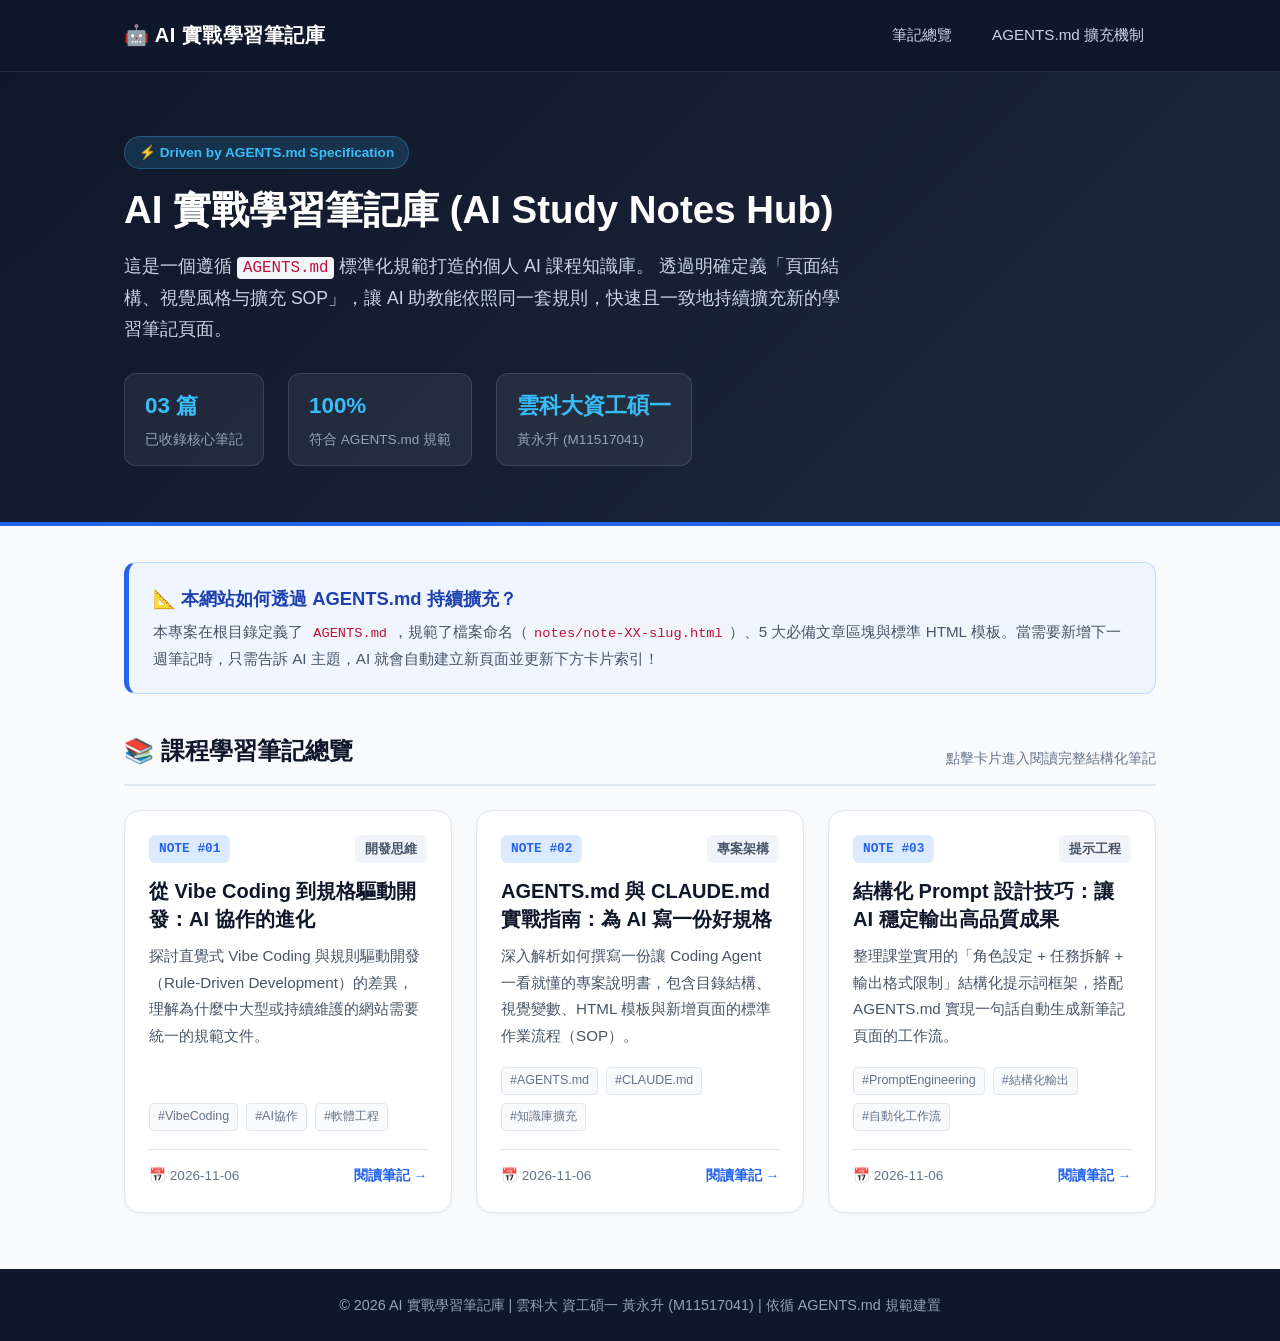
<file: index.html>
<!DOCTYPE html>
<html lang="zh-Hant">
<head>
  <meta charset="UTF-8">
  <meta name="viewport" content="width=device-width, initial-scale=1.0">
  <title>AI 實戰學習筆記庫 | 雲科大資工碩一 黃永升</title>
  <link rel="stylesheet" href="style.css">
</head>
<body>
  <!-- 1. 頂部導覽列 (.navbar) -->
  <header class="navbar">
    <div class="container nav-container">
      <a href="index.html" class="brand">🤖 AI 實戰學習筆記庫</a>
      <nav class="nav-links">
        <a href="#notes-section" class="nav-link">筆記總覽</a>
        <a href="#workflow-section" class="nav-link">AGENTS.md 擴充機制</a>
      </nav>
    </div>
  </header>

  <!-- 2. 英雄橫幅區 (.hero) -->
  <section class="hero">
    <div class="container">
      <span class="hero-badge">⚡ Driven by AGENTS.md Specification</span>
      <h1>AI 實戰學習筆記庫 (AI Study Notes Hub)</h1>
      <p>
        這是一個遵循 <code>AGENTS.md</code> 標準化規範打造的個人 AI 課程知識庫。
        透過明確定義「頁面結構、視覺風格与擴充 SOP」，讓 AI 助教能依照同一套規則，快速且一致地持續擴充新的學習筆記頁面。
      </p>
      <div class="hero-stats">
        <div class="stat-item">
          <span class="stat-num">03 篇</span>
          <span class="stat-label">已收錄核心筆記</span>
        </div>
        <div class="stat-item">
          <span class="stat-num">100%</span>
          <span class="stat-label">符合 AGENTS.md 規範</span>
        </div>
        <div class="stat-item">
          <span class="stat-num">雲科大資工碩一</span>
          <span class="stat-label">黃永升 (M11517041)</span>
        </div>
      </div>
    </div>
  </section>

  <main class="container">
    <!-- 3. 規則說明橫幅 (.rule-banner) -->
    <section class="rule-banner" id="workflow-section">
      <div class="rule-banner-text">
        <h2>📐 本網站如何透過 AGENTS.md 持續擴充？</h2>
        <p>
          本專案在根目錄定義了 <code>AGENTS.md</code>，規範了檔案命名（<code>notes/note-XX-slug.html</code>）、5 大必備文章區塊與標準 HTML 模板。當需要新增下一週筆記時，只需告訴 AI 主題，AI 就會自動建立新頁面並更新下方卡片索引！
        </p>
      </div>
    </section>

    <!-- 4. 筆記卡片列表區 (.notes-grid) -->
    <div class="section-header" id="notes-section">
      <h2>📚 課程學習筆記總覽</h2>
      <span>點擊卡片進入閱讀完整結構化筆記</span>
    </div>

    <section class="notes-grid">
      <!-- NOTE #01 -->
      <article class="note-card">
        <div class="card-top">
          <span class="note-number">NOTE #01</span>
          <span class="note-category">開發思維</span>
        </div>
        <h3><a href="notes/note-01-vibe-coding.html">從 Vibe Coding 到規格驅動開發：AI 協作的進化</a></h3>
        <p class="card-desc">
          探討直覺式 Vibe Coding 與規則驅動開發（Rule-Driven Development）的差異，理解為什麼中大型或持續維護的網站需要統一的規範文件。
        </p>
        <div class="keywords">
          <span>#VibeCoding</span>
          <span>#AI協作</span>
          <span>#軟體工程</span>
        </div>
        <div class="card-footer">
          <span class="date">📅 2026-11-06</span>
          <a href="notes/note-01-vibe-coding.html" class="read-more">閱讀筆記 →</a>
        </div>
      </article>

      <!-- NOTE #02 -->
      <article class="note-card">
        <div class="card-top">
          <span class="note-number">NOTE #02</span>
          <span class="note-category">專案架構</span>
        </div>
        <h3><a href="notes/note-02-agents-md.html">AGENTS.md 與 CLAUDE.md 實戰指南：為 AI 寫一份好規格</a></h3>
        <p class="card-desc">
          深入解析如何撰寫一份讓 Coding Agent 一看就懂的專案說明書，包含目錄結構、視覺變數、HTML 模板與新增頁面的標準作業流程（SOP）。
        </p>
        <div class="keywords">
          <span>#AGENTS.md</span>
          <span>#CLAUDE.md</span>
          <span>#知識庫擴充</span>
        </div>
        <div class="card-footer">
          <span class="date">📅 2026-11-06</span>
          <a href="notes/note-02-agents-md.html" class="read-more">閱讀筆記 →</a>
        </div>
      </article>

      <!-- NOTE #03 -->
      <article class="note-card">
        <div class="card-top">
          <span class="note-number">NOTE #03</span>
          <span class="note-category">提示工程</span>
        </div>
        <h3><a href="notes/note-03-prompt-engineering.html">結構化 Prompt 設計技巧：讓 AI 穩定輸出高品質成果</a></h3>
        <p class="card-desc">
          整理課堂實用的「角色設定 + 任務拆解 + 輸出格式限制」結構化提示詞框架，搭配 AGENTS.md 實現一句話自動生成新筆記頁面的工作流。
        </p>
        <div class="keywords">
          <span>#PromptEngineering</span>
          <span>#結構化輸出</span>
          <span>#自動化工作流</span>
        </div>
        <div class="card-footer">
          <span class="date">📅 2026-11-06</span>
          <a href="notes/note-03-prompt-engineering.html" class="read-more">閱讀筆記 →</a>
        </div>
      </article>
    </section>
  </main>

  <!-- 5. 頁尾 (.footer) -->
  <footer class="footer">
    <div class="container">
      <p>© 2026 AI 實戰學習筆記庫 | 雲科大 資工碩一 黃永升 (M11517041) | 依循 AGENTS.md 規範建置</p>
    </div>
  </footer>
</body>
</html>
</file>
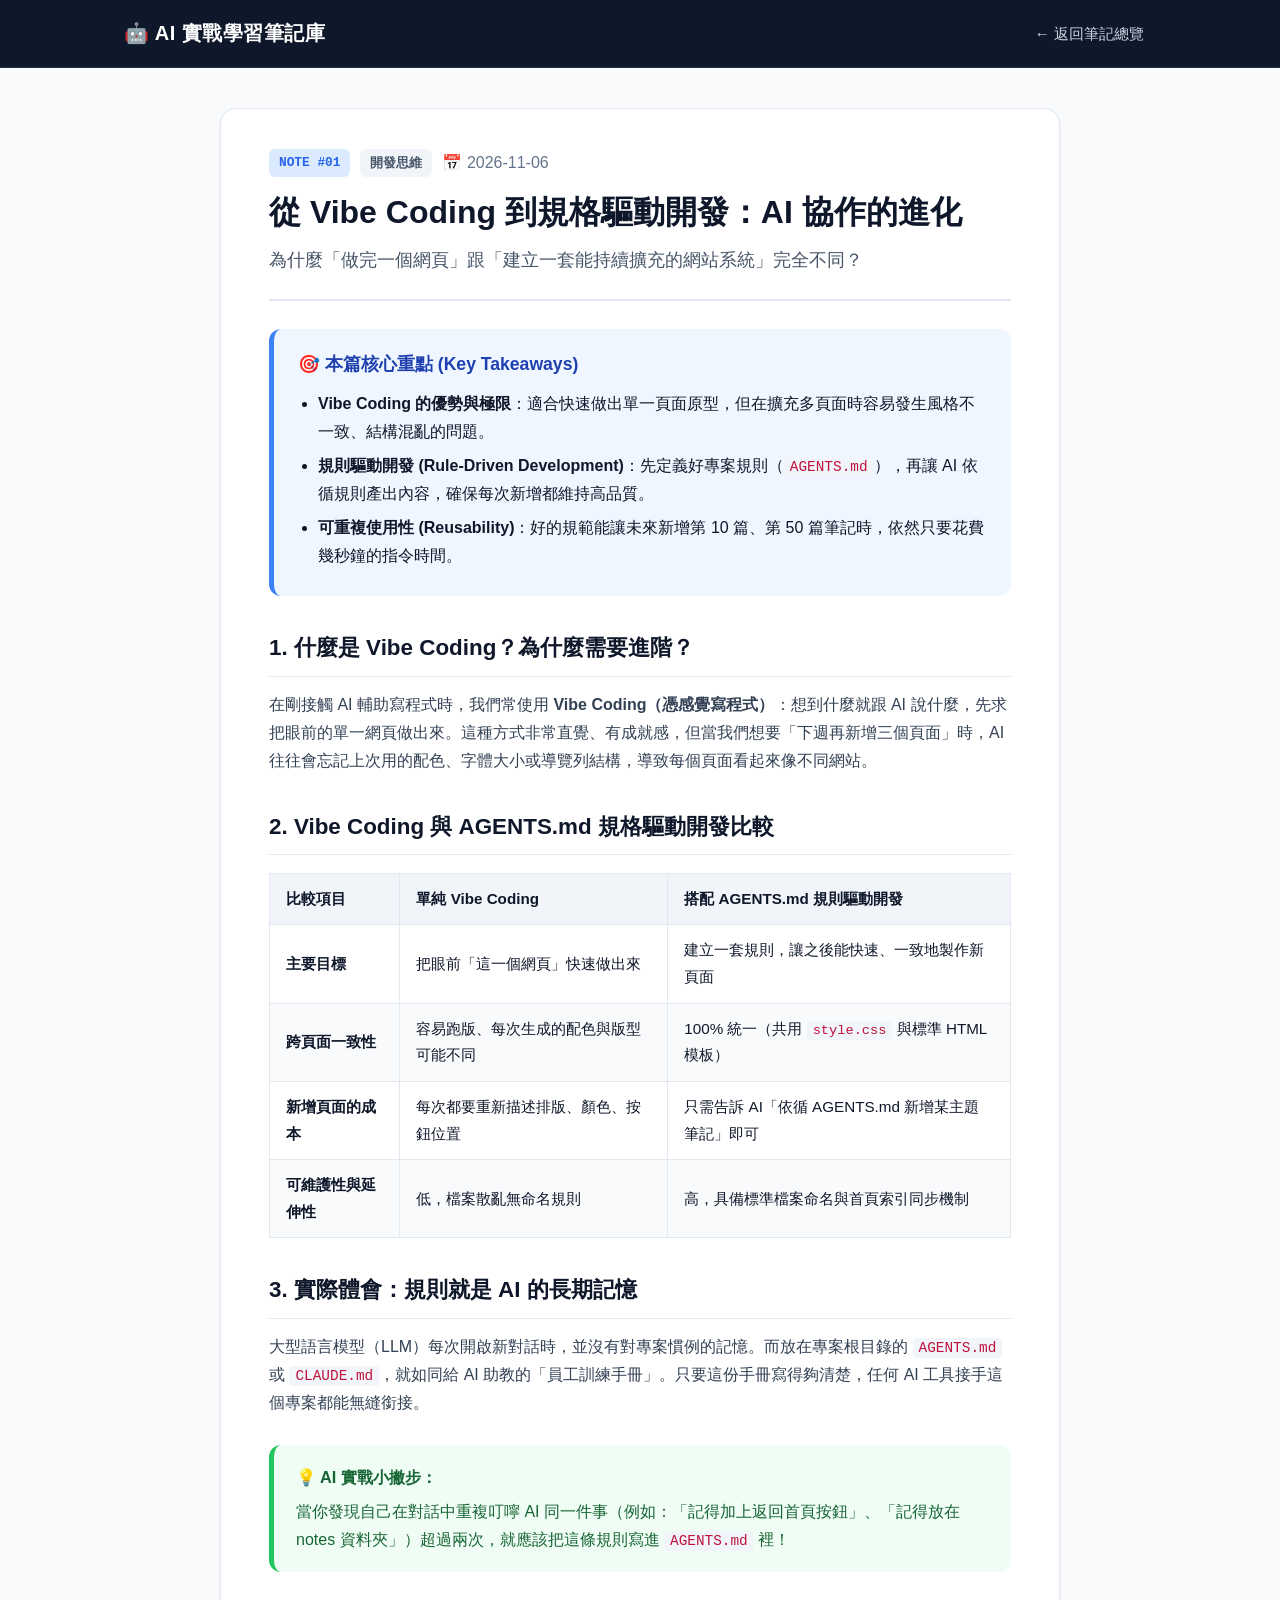
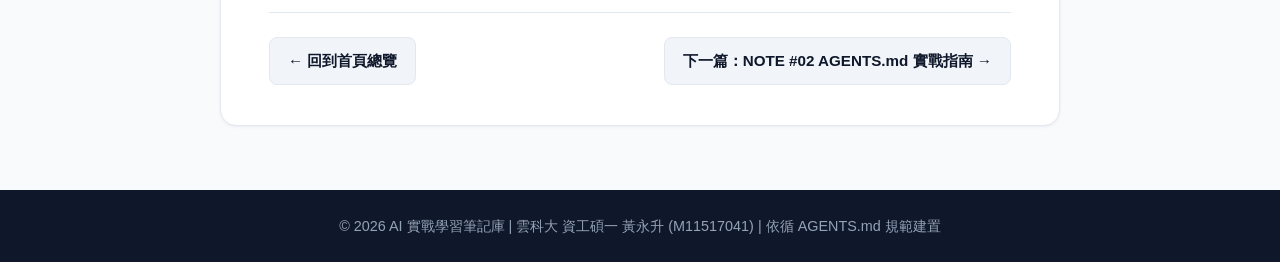
<file: notes/note-01-vibe-coding.html>
<!DOCTYPE html>
<html lang="zh-Hant">
<head>
  <meta charset="UTF-8">
  <meta name="viewport" content="width=device-width, initial-scale=1.0">
  <title>NOTE #01：從 Vibe Coding 到規格驅動開發 | AI 實戰學習筆記庫</title>
  <link rel="stylesheet" href="../style.css">
</head>
<body>
  <header class="navbar">
    <div class="container nav-container">
      <a href="../index.html" class="brand">🤖 AI 實戰學習筆記庫</a>
      <nav>
        <a href="../index.html" class="nav-link">← 返回筆記總覽</a>
      </nav>
    </div>
  </header>

  <main class="container article-container">
    <div class="article-header">
      <div class="article-meta">
        <span class="note-number">NOTE #01</span>
        <span class="note-category">開發思維</span>
        <span class="date">📅 2026-11-06</span>
      </div>
      <h1>從 Vibe Coding 到規格驅動開發：AI 協作的進化</h1>
      <p class="subtitle">為什麼「做完一個網頁」跟「建立一套能持續擴充的網站系統」完全不同？</p>
    </div>

    <section class="summary-box">
      <h2>🎯 本篇核心重點 (Key Takeaways)</h2>
      <ul>
        <li><strong>Vibe Coding 的優勢與極限</strong>：適合快速做出單一頁面原型，但在擴充多頁面時容易發生風格不一致、結構混亂的問題。</li>
        <li><strong>規則驅動開發 (Rule-Driven Development)</strong>：先定義好專案規則（<code>AGENTS.md</code>），再讓 AI 依循規則產出內容，確保每次新增都維持高品質。</li>
        <li><strong>可重複使用性 (Reusability)</strong>：好的規範能讓未來新增第 10 篇、第 50 篇筆記時，依然只要花費幾秒鐘的指令時間。</li>
      </ul>
    </section>

    <article class="article-content">
      <h2>1. 什麼是 Vibe Coding？為什麼需要進階？</h2>
      <p>
        在剛接觸 AI 輔助寫程式時，我們常使用 <strong>Vibe Coding（憑感覺寫程式）</strong>：想到什麼就跟 AI 說什麼，先求把眼前的單一網頁做出來。這種方式非常直覺、有成就感，但當我們想要「下週再新增三個頁面」時，AI 往往會忘記上次用的配色、字體大小或導覽列結構，導致每個頁面看起來像不同網站。
      </p>

      <h2>2. Vibe Coding 與 AGENTS.md 規格驅動開發比較</h2>
      <table class="styled-table">
        <thead>
          <tr>
            <th>比較項目</th>
            <th>單純 Vibe Coding</th>
            <th>搭配 AGENTS.md 規則驅動開發</th>
          </tr>
        </thead>
        <tbody>
          <tr>
            <td><strong>主要目標</strong></td>
            <td>把眼前「這一個網頁」快速做出來</td>
            <td>建立一套規則，讓之後能快速、一致地製作新頁面</td>
          </tr>
          <tr>
            <td><strong>跨頁面一致性</strong></td>
            <td>容易跑版、每次生成的配色與版型可能不同</td>
            <td>100% 統一（共用 <code>style.css</code> 與標準 HTML 模板）</td>
          </tr>
          <tr>
            <td><strong>新增頁面的成本</strong></td>
            <td>每次都要重新描述排版、顏色、按鈕位置</td>
            <td>只需告訴 AI「依循 AGENTS.md 新增某主題筆記」即可</td>
          </tr>
          <tr>
            <td><strong>可維護性與延伸性</strong></td>
            <td>低，檔案散亂無命名規則</td>
            <td>高，具備標準檔案命名與首頁索引同步機制</td>
          </tr>
        </tbody>
      </table>

      <h2>3. 實際體會：規則就是 AI 的長期記憶</h2>
      <p>
        大型語言模型（LLM）每次開啟新對話時，並沒有對專案慣例的記憶。而放在專案根目錄的 <code>AGENTS.md</code> 或 <code>CLAUDE.md</code>，就如同給 AI 助教的「員工訓練手冊」。只要這份手冊寫得夠清楚，任何 AI 工具接手這個專案都能無縫銜接。
      </p>

      <div class="tip-box">
        <strong>💡 AI 實戰小撇步：</strong>
        <p>當你發現自己在對話中重複叮嚀 AI 同一件事（例如：「記得加上返回首頁按鈕」、「記得放在 notes 資料夾」）超過兩次，就應該把這條規則寫進 <code>AGENTS.md</code> 裡！</p>
      </div>
    </article>

    <div class="article-nav">
      <a href="../index.html" class="btn-secondary">← 回到首頁總覽</a>
      <a href="note-02-agents-md.html" class="btn-secondary">下一篇：NOTE #02 AGENTS.md 實戰指南 →</a>
    </div>
  </main>

  <footer class="footer">
    <div class="container">
      <p>© 2026 AI 實戰學習筆記庫 | 雲科大 資工碩一 黃永升 (M11517041) | 依循 AGENTS.md 規範建置</p>
    </div>
  </footer>
</body>
</html>
</file>
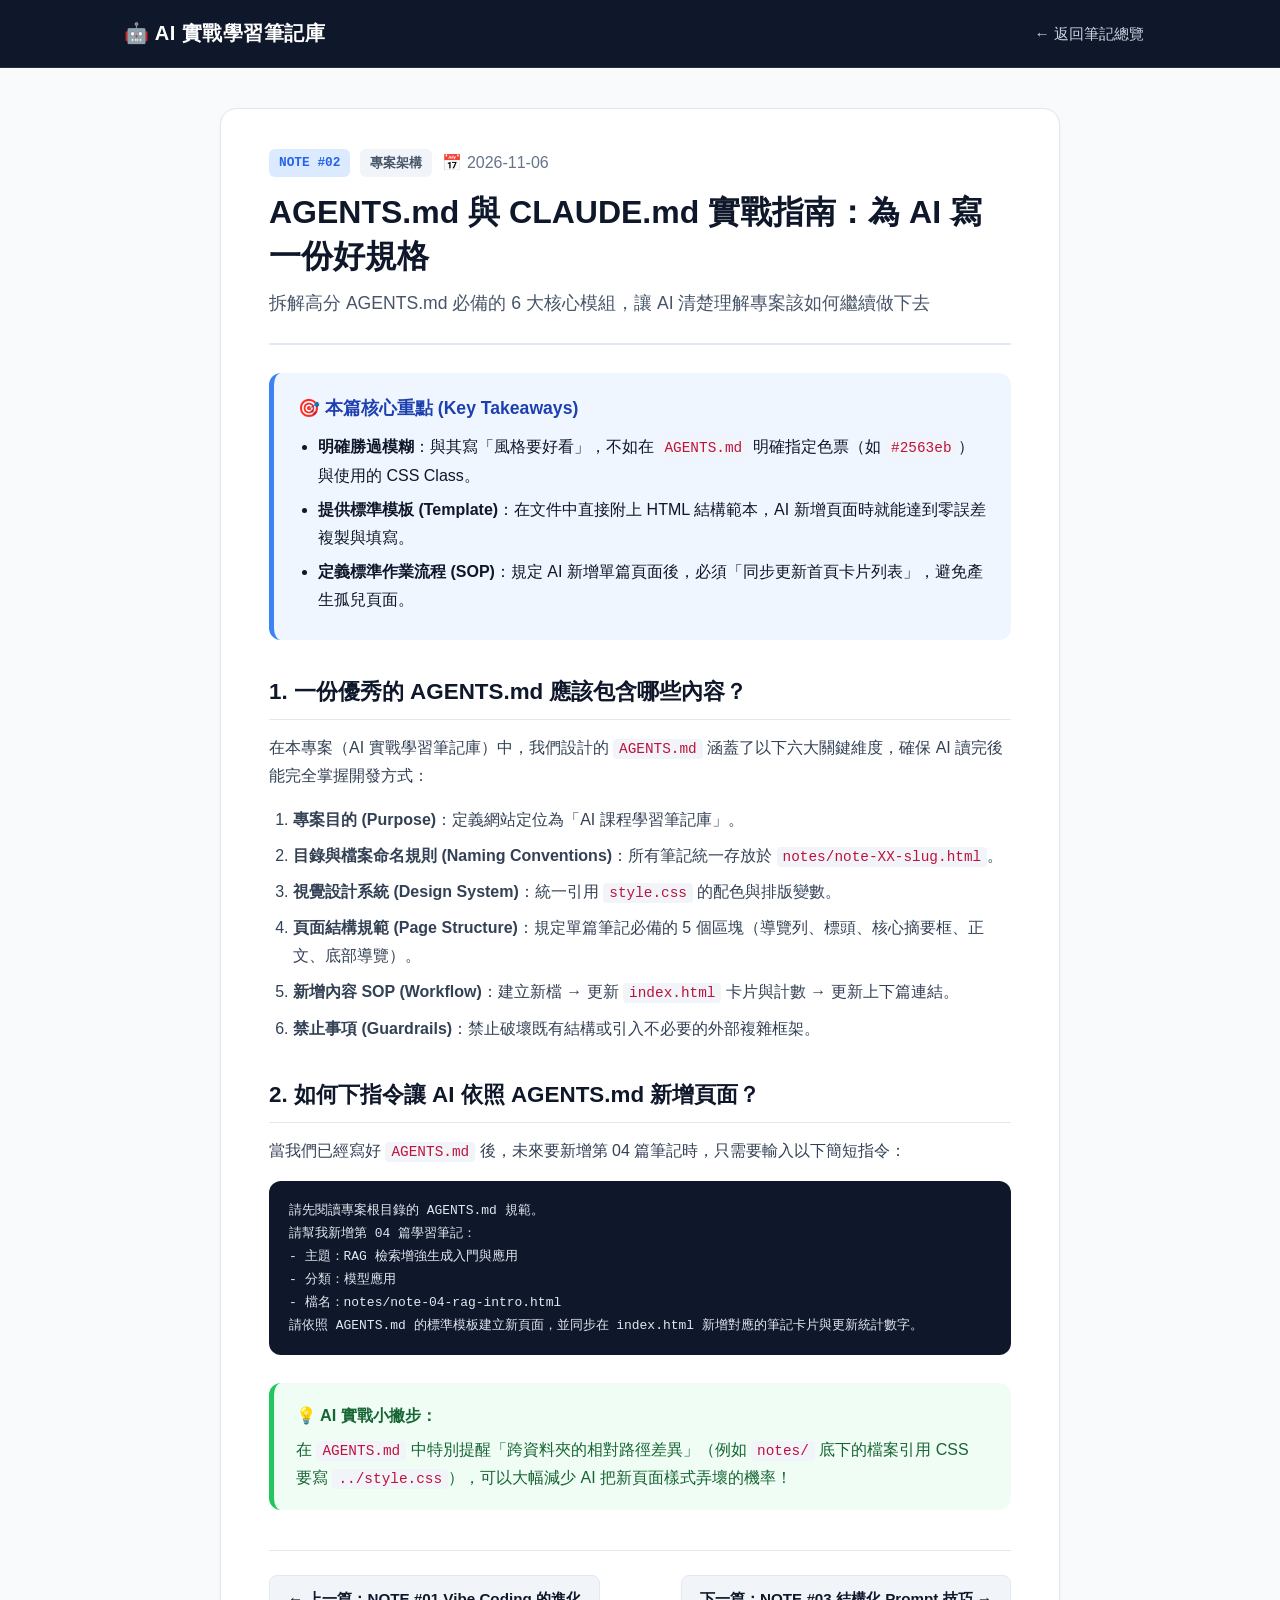
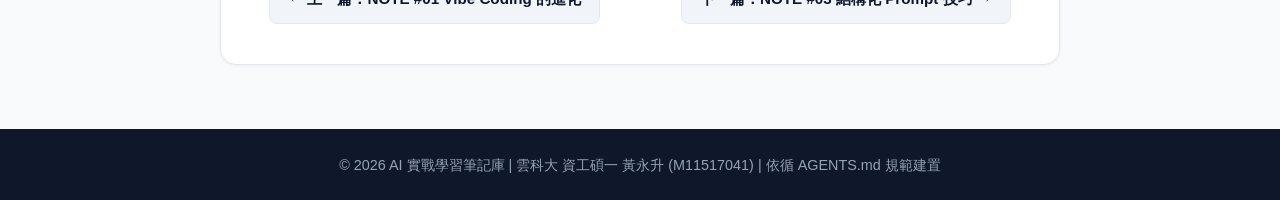
<file: notes/note-02-agents-md.html>
<!DOCTYPE html>
<html lang="zh-Hant">
<head>
  <meta charset="UTF-8">
  <meta name="viewport" content="width=device-width, initial-scale=1.0">
  <title>NOTE #02：AGENTS.md 與 CLAUDE.md 實戰指南 | AI 實戰學習筆記庫</title>
  <link rel="stylesheet" href="../style.css">
</head>
<body>
  <header class="navbar">
    <div class="container nav-container">
      <a href="../index.html" class="brand">🤖 AI 實戰學習筆記庫</a>
      <nav>
        <a href="../index.html" class="nav-link">← 返回筆記總覽</a>
      </nav>
    </div>
  </header>

  <main class="container article-container">
    <div class="article-header">
      <div class="article-meta">
        <span class="note-number">NOTE #02</span>
        <span class="note-category">專案架構</span>
        <span class="date">📅 2026-11-06</span>
      </div>
      <h1>AGENTS.md 與 CLAUDE.md 實戰指南：為 AI 寫一份好規格</h1>
      <p class="subtitle">拆解高分 AGENTS.md 必備的 6 大核心模組，讓 AI 清楚理解專案該如何繼續做下去</p>
    </div>

    <section class="summary-box">
      <h2>🎯 本篇核心重點 (Key Takeaways)</h2>
      <ul>
        <li><strong>明確勝過模糊</strong>：與其寫「風格要好看」，不如在 <code>AGENTS.md</code> 明確指定色票（如 <code>#2563eb</code>）與使用的 CSS Class。</li>
        <li><strong>提供標準模板 (Template)</strong>：在文件中直接附上 HTML 結構範本，AI 新增頁面時就能達到零誤差複製與填寫。</li>
        <li><strong>定義標準作業流程 (SOP)</strong>：規定 AI 新增單篇頁面後，必須「同步更新首頁卡片列表」，避免產生孤兒頁面。</li>
      </ul>
    </section>

    <article class="article-content">
      <h2>1. 一份優秀的 AGENTS.md 應該包含哪些內容？</h2>
      <p>
        在本專案（AI 實戰學習筆記庫）中，我們設計的 <code>AGENTS.md</code> 涵蓋了以下六大關鍵維度，確保 AI 讀完後能完全掌握開發方式：
      </p>
      <ol>
        <li><strong>專案目的 (Purpose)</strong>：定義網站定位為「AI 課程學習筆記庫」。</li>
        <li><strong>目錄與檔案命名規則 (Naming Conventions)</strong>：所有筆記統一存放於 <code>notes/note-XX-slug.html</code>。</li>
        <li><strong>視覺設計系統 (Design System)</strong>：統一引用 <code>style.css</code> 的配色與排版變數。</li>
        <li><strong>頁面結構規範 (Page Structure)</strong>：規定單篇筆記必備的 5 個區塊（導覽列、標頭、核心摘要框、正文、底部導覽）。</li>
        <li><strong>新增內容 SOP (Workflow)</strong>：建立新檔 → 更新 <code>index.html</code> 卡片與計數 → 更新上下篇連結。</li>
        <li><strong>禁止事項 (Guardrails)</strong>：禁止破壞既有結構或引入不必要的外部複雜框架。</li>
      </ol>

      <h2>2. 如何下指令讓 AI 依照 AGENTS.md 新增頁面？</h2>
      <p>當我們已經寫好 <code>AGENTS.md</code> 後，未來要新增第 04 篇筆記時，只需要輸入以下簡短指令：</p>
      <pre><code>請先閱讀專案根目錄的 AGENTS.md 規範。
請幫我新增第 04 篇學習筆記：
- 主題：RAG 檢索增強生成入門與應用
- 分類：模型應用
- 檔名：notes/note-04-rag-intro.html
請依照 AGENTS.md 的標準模板建立新頁面，並同步在 index.html 新增對應的筆記卡片與更新統計數字。</code></pre>

      <div class="tip-box">
        <strong>💡 AI 實戰小撇步：</strong>
        <p>在 <code>AGENTS.md</code> 中特別提醒「跨資料夾的相對路徑差異」（例如 <code>notes/</code> 底下的檔案引用 CSS 要寫 <code>../style.css</code>），可以大幅減少 AI 把新頁面樣式弄壞的機率！</p>
      </div>
    </article>

    <div class="article-nav">
      <a href="note-01-vibe-coding.html" class="btn-secondary">← 上一篇：NOTE #01 Vibe Coding 的進化</a>
      <a href="note-03-prompt-engineering.html" class="btn-secondary">下一篇：NOTE #03 結構化 Prompt 技巧 →</a>
    </div>
  </main>

  <footer class="footer">
    <div class="container">
      <p>© 2026 AI 實戰學習筆記庫 | 雲科大 資工碩一 黃永升 (M11517041) | 依循 AGENTS.md 規範建置</p>
    </div>
  </footer>
</body>
</html>
</file>
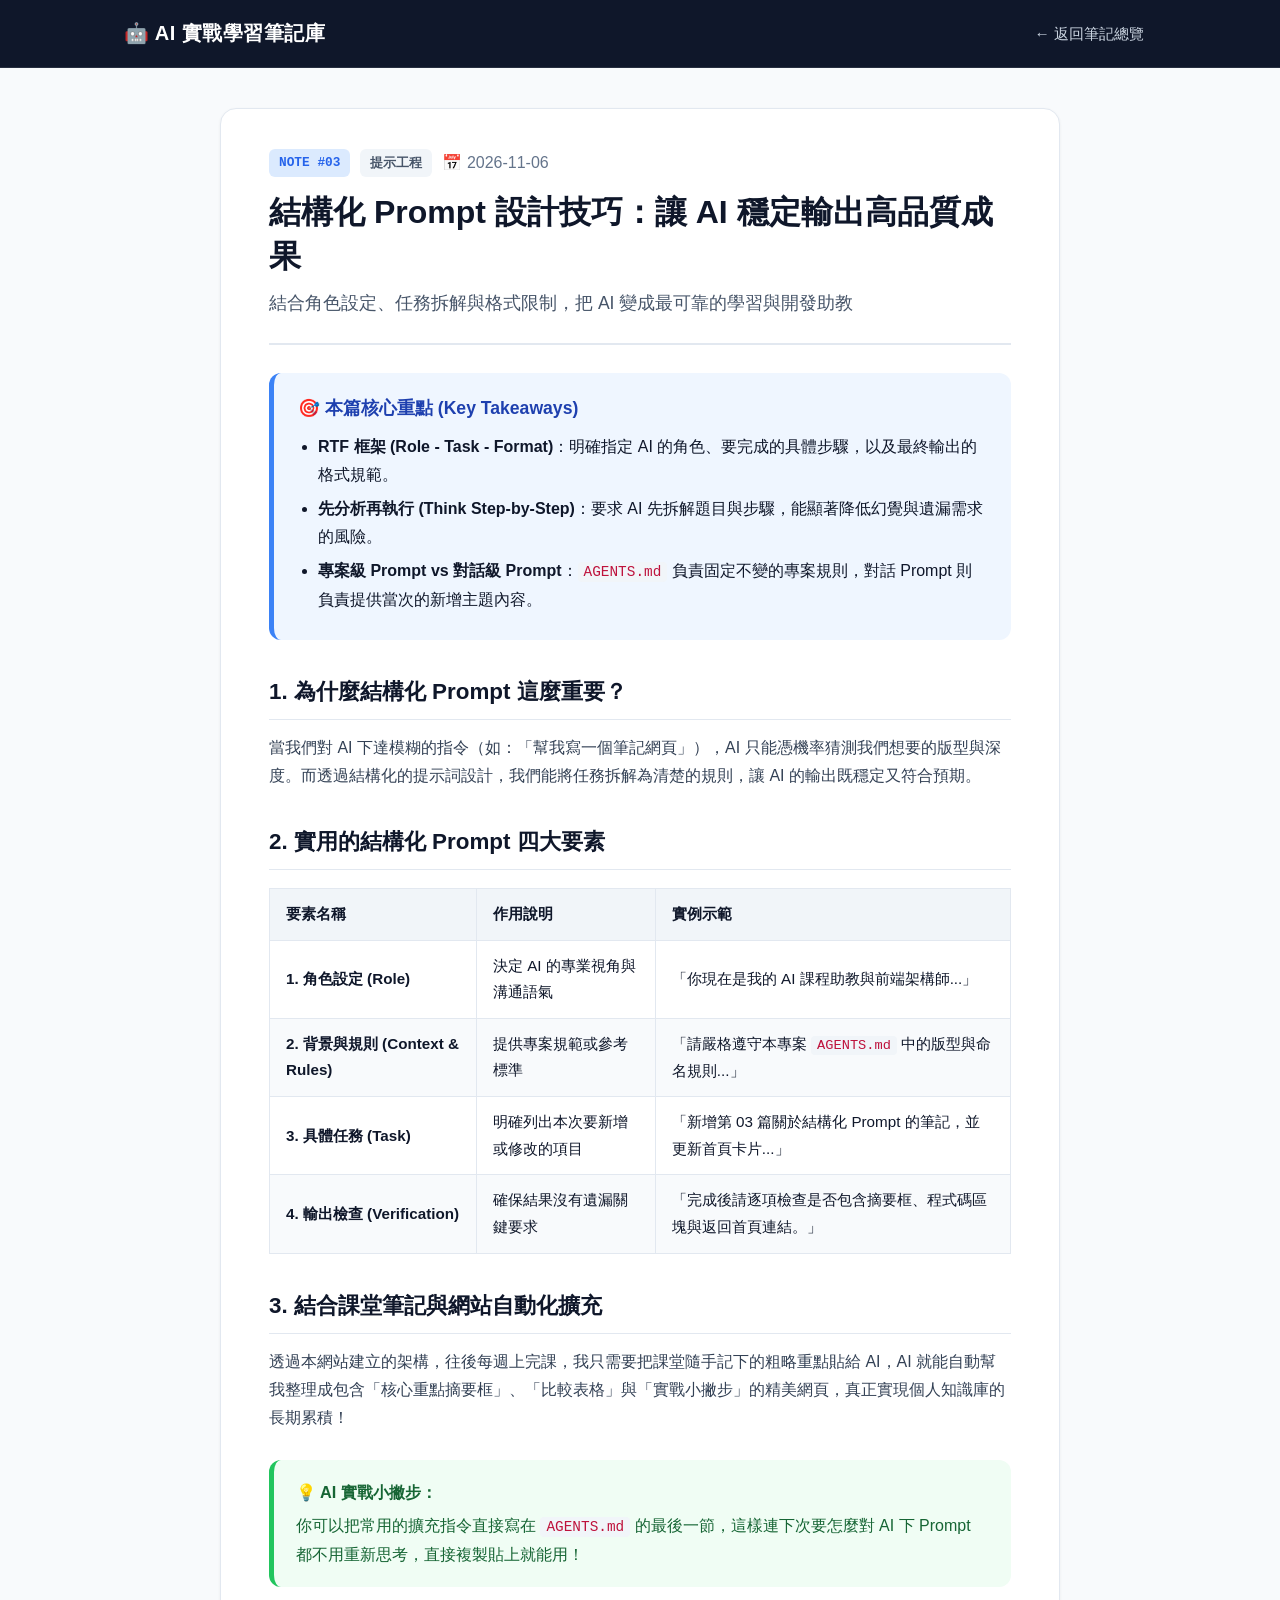
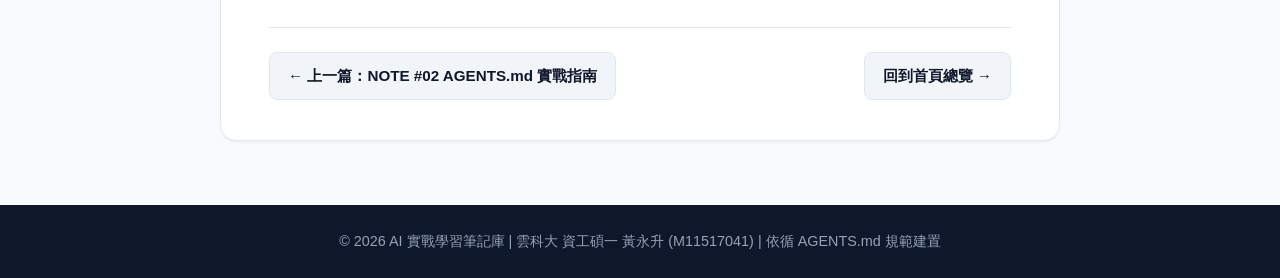
<file: notes/note-03-prompt-engineering.html>
<!DOCTYPE html>
<html lang="zh-Hant">
<head>
  <meta charset="UTF-8">
  <meta name="viewport" content="width=device-width, initial-scale=1.0">
  <title>NOTE #03：結構化 Prompt 設計技巧 | AI 實戰學習筆記庫</title>
  <link rel="stylesheet" href="../style.css">
</head>
<body>
  <header class="navbar">
    <div class="container nav-container">
      <a href="../index.html" class="brand">🤖 AI 實戰學習筆記庫</a>
      <nav>
        <a href="../index.html" class="nav-link">← 返回筆記總覽</a>
      </nav>
    </div>
  </header>

  <main class="container article-container">
    <div class="article-header">
      <div class="article-meta">
        <span class="note-number">NOTE #03</span>
        <span class="note-category">提示工程</span>
        <span class="date">📅 2026-11-06</span>
      </div>
      <h1>結構化 Prompt 設計技巧：讓 AI 穩定輸出高品質成果</h1>
      <p class="subtitle">結合角色設定、任務拆解與格式限制，把 AI 變成最可靠的學習與開發助教</p>
    </div>

    <section class="summary-box">
      <h2>🎯 本篇核心重點 (Key Takeaways)</h2>
      <ul>
        <li><strong>RTF 框架 (Role - Task - Format)</strong>：明確指定 AI 的角色、要完成的具體步驟，以及最終輸出的格式規範。</li>
        <li><strong>先分析再執行 (Think Step-by-Step)</strong>：要求 AI 先拆解題目與步驟，能顯著降低幻覺與遺漏需求的風險。</li>
        <li><strong>專案級 Prompt vs 對話級 Prompt</strong>：<code>AGENTS.md</code> 負責固定不變的專案規則，對話 Prompt 則負責提供當次的新增主題內容。</li>
      </ul>
    </section>

    <article class="article-content">
      <h2>1. 為什麼結構化 Prompt 這麼重要？</h2>
      <p>
        當我們對 AI 下達模糊的指令（如：「幫我寫一個筆記網頁」），AI 只能憑機率猜測我們想要的版型與深度。而透過結構化的提示詞設計，我們能將任務拆解為清楚的規則，讓 AI 的輸出既穩定又符合預期。
      </p>

      <h2>2. 實用的結構化 Prompt 四大要素</h2>
      <table class="styled-table">
        <thead>
          <tr>
            <th>要素名稱</th>
            <th>作用說明</th>
            <th>實例示範</th>
          </tr>
        </thead>
        <tbody>
          <tr>
            <td><strong>1. 角色設定 (Role)</strong></td>
            <td>決定 AI 的專業視角與溝通語氣</td>
            <td>「你現在是我的 AI 課程助教與前端架構師...」</td>
          </tr>
          <tr>
            <td><strong>2. 背景與規則 (Context &amp; Rules)</strong></td>
            <td>提供專案規範或參考標準</td>
            <td>「請嚴格遵守本專案 <code>AGENTS.md</code> 中的版型與命名規則...」</td>
          </tr>
          <tr>
            <td><strong>3. 具體任務 (Task)</strong></td>
            <td>明確列出本次要新增或修改的項目</td>
            <td>「新增第 03 篇關於結構化 Prompt 的筆記，並更新首頁卡片...」</td>
          </tr>
          <tr>
            <td><strong>4. 輸出檢查 (Verification)</strong></td>
            <td>確保結果沒有遺漏關鍵要求</td>
            <td>「完成後請逐項檢查是否包含摘要框、程式碼區塊與返回首頁連結。」</td>
          </tr>
        </tbody>
      </table>

      <h2>3. 結合課堂筆記與網站自動化擴充</h2>
      <p>
        透過本網站建立的架構，往後每週上完課，我只需要把課堂隨手記下的粗略重點貼給 AI，AI 就能自動幫我整理成包含「核心重點摘要框」、「比較表格」與「實戰小撇步」的精美網頁，真正實現個人知識庫的長期累積！
      </p>

      <div class="tip-box">
        <strong>💡 AI 實戰小撇步：</strong>
        <p>你可以把常用的擴充指令直接寫在 <code>AGENTS.md</code> 的最後一節，這樣連下次要怎麼對 AI 下 Prompt 都不用重新思考，直接複製貼上就能用！</p>
      </div>
    </article>

    <div class="article-nav">
      <a href="note-02-agents-md.html" class="btn-secondary">← 上一篇：NOTE #02 AGENTS.md 實戰指南</a>
      <a href="../index.html" class="btn-secondary">回到首頁總覽 →</a>
    </div>
  </main>

  <footer class="footer">
    <div class="container">
      <p>© 2026 AI 實戰學習筆記庫 | 雲科大 資工碩一 黃永升 (M11517041) | 依循 AGENTS.md 規範建置</p>
    </div>
  </footer>
</body>
</html>
</file>
<file: style.css>
/* ==========================================================================
   AI 實戰學習筆記庫 (AI Study Notes Hub) - 全站共用樣式表 (style.css)
   本樣式表嚴格對應 AGENTS.md 第 3 節與第 4 節之視覺與結構規範
   ========================================================================== */

:root {
  --bg-main: #f8fafc;
  --bg-dark: #0f172a;
  --bg-dark-secondary: #1e293b;
  --bg-card: #ffffff;
  --primary: #2563eb;
  --primary-hover: #1d4ed8;
  --accent: #0ea5e9;
  --text-main: #0f172a;
  --text-secondary: #475569;
  --text-muted: #64748b;
  --border-color: #e2e8f0;
  --badge-bg: #dbeafe;
  --badge-text: #1e40af;
  --summary-bg: #eff6ff;
  --summary-border: #3b82f6;
  --tip-bg: #f0fdf4;
  --tip-border: #22c55e;
  --tip-text: #166534;
  --radius-md: 12px;
  --radius-lg: 16px;
  --shadow-sm: 0 1px 3px rgba(15, 23, 42, 0.06);
  --shadow-md: 0 10px 25px -5px rgba(15, 23, 42, 0.08);
}

* {
  box-sizing: border-box;
  margin: 0;
  padding: 0;
}

body {
  font-family: 'Noto Sans TC', -apple-system, BlinkMacSystemFont, 'Segoe UI', Roboto, sans-serif;
  background-color: var(--bg-main);
  color: var(--text-main);
  line-height: 1.75;
  display: flex;
  flex-direction: column;
  min-height: 100vh;
}

.container {
  width: 100%;
  max-width: 1080px;
  margin: 0 auto;
  padding: 0 24px;
}

/* 導覽列 (.navbar) */
.navbar {
  background-color: var(--bg-dark);
  color: #ffffff;
  padding: 16px 0;
  position: sticky;
  top: 0;
  z-index: 100;
  border-bottom: 1px solid rgba(255, 255, 255, 0.1);
}

.nav-container {
  display: flex;
  justify-content: space-between;
  align-items: center;
  flex-wrap: wrap;
  gap: 12px;
}

.brand {
  color: #ffffff;
  text-decoration: none;
  font-size: 1.25rem;
  font-weight: 700;
  letter-spacing: 0.5px;
  display: flex;
  align-items: center;
  gap: 8px;
}

.nav-links {
  display: flex;
  gap: 16px;
  align-items: center;
}

.nav-link {
  color: #cbd5e1;
  text-decoration: none;
  font-size: 0.95rem;
  font-weight: 500;
  padding: 6px 12px;
  border-radius: 8px;
  transition: all 0.2s ease;
}

.nav-link:hover {
  color: #ffffff;
  background-color: rgba(255, 255, 255, 0.1);
}

/* 首頁英雄區 (.hero) */
.hero {
  background: linear-gradient(135deg, var(--bg-dark) 0%, var(--bg-dark-secondary) 100%);
  color: #ffffff;
  padding: 64px 0 56px;
  border-bottom: 4px solid var(--primary);
}

.hero-badge {
  display: inline-block;
  background: rgba(56, 189, 248, 0.15);
  color: #38bdf8;
  border: 1px solid rgba(56, 189, 248, 0.3);
  padding: 4px 14px;
  border-radius: 999px;
  font-size: 0.85rem;
  font-weight: 600;
  margin-bottom: 16px;
}

.hero h1 {
  font-size: 2.4rem;
  font-weight: 800;
  margin-bottom: 16px;
  line-height: 1.3;
}

.hero p {
  color: #cbd5e1;
  font-size: 1.1rem;
  max-width: 720px;
  margin-bottom: 28px;
}

.hero-stats {
  display: flex;
  gap: 24px;
  flex-wrap: wrap;
}

.stat-item {
  background: rgba(255, 255, 255, 0.06);
  border: 1px solid rgba(255, 255, 255, 0.12);
  padding: 12px 20px;
  border-radius: var(--radius-md);
}

.stat-num {
  display: block;
  font-size: 1.4rem;
  font-weight: 800;
  color: #38bdf8;
}

.stat-label {
  font-size: 0.85rem;
  color: #94a3b8;
}

/* 規則說明橫幅 (.rule-banner) */
.rule-banner {
  background-color: var(--summary-bg);
  border: 1px solid #bfdbfe;
  border-left: 5px solid var(--primary);
  border-radius: var(--radius-md);
  padding: 20px 24px;
  margin: 36px 0 16px;
  display: flex;
  justify-content: space-between;
  align-items: center;
  flex-wrap: wrap;
  gap: 16px;
}

.rule-banner-text h2 {
  font-size: 1.15rem;
  color: var(--badge-text);
  margin-bottom: 4px;
}

.rule-banner-text p {
  font-size: 0.95rem;
  color: var(--text-secondary);
}

/* 區塊標題 */
.section-header {
  margin: 36px 0 24px;
  display: flex;
  justify-content: space-between;
  align-items: flex-end;
  border-bottom: 2px solid var(--border-color);
  padding-bottom: 12px;
}

.section-header h2 {
  font-size: 1.5rem;
  color: var(--text-main);
}

.section-header span {
  font-size: 0.9rem;
  color: var(--text-muted);
}

/* 筆記卡片網格 (.notes-grid) */
.notes-grid {
  display: grid;
  grid-template-columns: repeat(auto-fill, minmax(310px, 1fr));
  gap: 24px;
  margin-bottom: 56px;
}

.note-card {
  background-color: var(--bg-card);
  border: 1px solid var(--border-color);
  border-radius: var(--radius-lg);
  padding: 24px;
  display: flex;
  flex-direction: column;
  box-shadow: var(--shadow-sm);
  transition: transform 0.2s ease, box-shadow 0.2s ease, border-color 0.2s ease;
}

.note-card:hover {
  transform: translateY(-4px);
  box-shadow: var(--shadow-md);
  border-color: #93c5fd;
}

.card-top {
  display: flex;
  justify-content: space-between;
  align-items: center;
  margin-bottom: 14px;
}

.note-number {
  font-family: 'JetBrains Mono', Consolas, monospace;
  font-size: 0.8rem;
  font-weight: 700;
  color: var(--primary);
  background: var(--badge-bg);
  padding: 3px 10px;
  border-radius: 6px;
}

.note-category {
  font-size: 0.8rem;
  font-weight: 600;
  color: var(--text-secondary);
  background: #f1f5f9;
  padding: 3px 10px;
  border-radius: 6px;
}

.note-card h3 {
  font-size: 1.25rem;
  margin-bottom: 10px;
  line-height: 1.4;
}

.note-card h3 a {
  color: var(--text-main);
  text-decoration: none;
  transition: color 0.15s;
}

.note-card h3 a:hover {
  color: var(--primary);
}

.card-desc {
  color: var(--text-secondary);
  font-size: 0.95rem;
  margin-bottom: 18px;
  flex-grow: 1;
}

.keywords {
  display: flex;
  flex-wrap: wrap;
  gap: 8px;
  margin-bottom: 18px;
}

.keywords span {
  font-size: 0.78rem;
  color: var(--text-muted);
  background: #f8fafc;
  border: 1px solid var(--border-color);
  padding: 2px 8px;
  border-radius: 4px;
}

.card-footer {
  display: flex;
  justify-content: space-between;
  align-items: center;
  padding-top: 14px;
  border-top: 1px solid var(--border-color);
  font-size: 0.85rem;
}

.date {
  color: var(--text-muted);
}

.read-more {
  color: var(--primary);
  text-decoration: none;
  font-weight: 600;
}

.read-more:hover {
  text-decoration: underline;
}

/* 單篇筆記頁面樣式 (.article-container) */
.article-container {
  max-width: 840px;
  margin: 40px auto 64px;
  background: var(--bg-card);
  border: 1px solid var(--border-color);
  border-radius: var(--radius-lg);
  padding: 40px 48px;
  box-shadow: var(--shadow-sm);
}

.article-header {
  border-bottom: 2px solid var(--border-color);
  padding-bottom: 24px;
  margin-bottom: 28px;
}

.article-meta {
  display: flex;
  gap: 10px;
  align-items: center;
  margin-bottom: 14px;
  flex-wrap: wrap;
}

.article-header h1 {
  font-size: 2rem;
  line-height: 1.35;
  margin-bottom: 10px;
  color: var(--text-main);
}

.subtitle {
  font-size: 1.1rem;
  color: var(--text-secondary);
}

/* 本篇核心摘要框 (.summary-box) */
.summary-box {
  background-color: var(--summary-bg);
  border-left: 5px solid var(--summary-border);
  border-radius: var(--radius-md);
  padding: 20px 24px;
  margin-bottom: 32px;
}

.summary-box h2 {
  font-size: 1.1rem;
  color: var(--badge-text);
  margin-bottom: 10px;
}

.summary-box ul {
  padding-left: 20px;
}

.summary-box li {
  margin-bottom: 6px;
  color: var(--text-main);
}

/* 文章正文 (.article-content) */
.article-content h2 {
  font-size: 1.4rem;
  color: var(--text-main);
  margin: 32px 0 14px;
  padding-bottom: 8px;
  border-bottom: 1px solid var(--border-color);
}

.article-content p {
  margin-bottom: 16px;
  color: #334155;
}

.article-content ul, .article-content ol {
  margin: 0 0 18px 24px;
  color: #334155;
}

.article-content li {
  margin-bottom: 8px;
}

pre {
  background-color: var(--bg-dark);
  color: #e2e8f0;
  padding: 18px 20px;
  border-radius: var(--radius-md);
  overflow-x: auto;
  margin: 16px 0 24px;
  font-family: 'JetBrains Mono', Consolas, monospace;
  font-size: 0.9rem;
  line-height: 1.6;
}

code {
  font-family: 'JetBrains Mono', Consolas, monospace;
  background-color: #f1f5f9;
  color: #be123c;
  padding: 2px 6px;
  border-radius: 4px;
  font-size: 0.9em;
}

pre code {
  background: none;
  color: inherit;
  padding: 0;
}

/* 表格樣式 (.styled-table) */
.styled-table {
  width: 100%;
  border-collapse: collapse;
  margin: 18px 0 26px;
  font-size: 0.95rem;
}

.styled-table th, .styled-table td {
  border: 1px solid var(--border-color);
  padding: 12px 16px;
  text-align: left;
}

.styled-table th {
  background-color: #f1f5f9;
  font-weight: 700;
  color: var(--text-main);
}

.styled-table tr:nth-child(even) {
  background-color: #f8fafc;
}

/* 實戰小撇步 (.tip-box) */
.tip-box {
  background-color: var(--tip-bg);
  border-left: 5px solid var(--tip-border);
  padding: 18px 22px;
  border-radius: var(--radius-md);
  margin: 28px 0;
  color: var(--tip-text);
}

.tip-box strong {
  display: block;
  margin-bottom: 6px;
  font-size: 1.02rem;
}

.tip-box p {
  margin: 0;
  color: var(--tip-text);
}

/* 底部導覽 (.article-nav) */
.article-nav {
  margin-top: 40px;
  padding-top: 24px;
  border-top: 1px solid var(--border-color);
  display: flex;
  justify-content: space-between;
  flex-wrap: wrap;
  gap: 12px;
}

.btn-secondary {
  display: inline-block;
  background-color: #f1f5f9;
  color: var(--text-main);
  text-decoration: none;
  padding: 10px 18px;
  border-radius: 8px;
  font-weight: 600;
  font-size: 0.95rem;
  border: 1px solid var(--border-color);
  transition: all 0.2s;
}

.btn-secondary:hover {
  background-color: var(--primary);
  color: #ffffff;
  border-color: var(--primary);
}

/* 頁尾 (.footer) */
.footer {
  margin-top: auto;
  background-color: var(--bg-dark);
  color: #94a3b8;
  text-align: center;
  padding: 24px 0;
  font-size: 0.9rem;
}

@media (max-width: 768px) {
  .hero h1 {
    font-size: 1.8rem;
  }
  .article-container {
    padding: 24px 20px;
    margin: 20px 16px 40px;
  }
}
</file>
